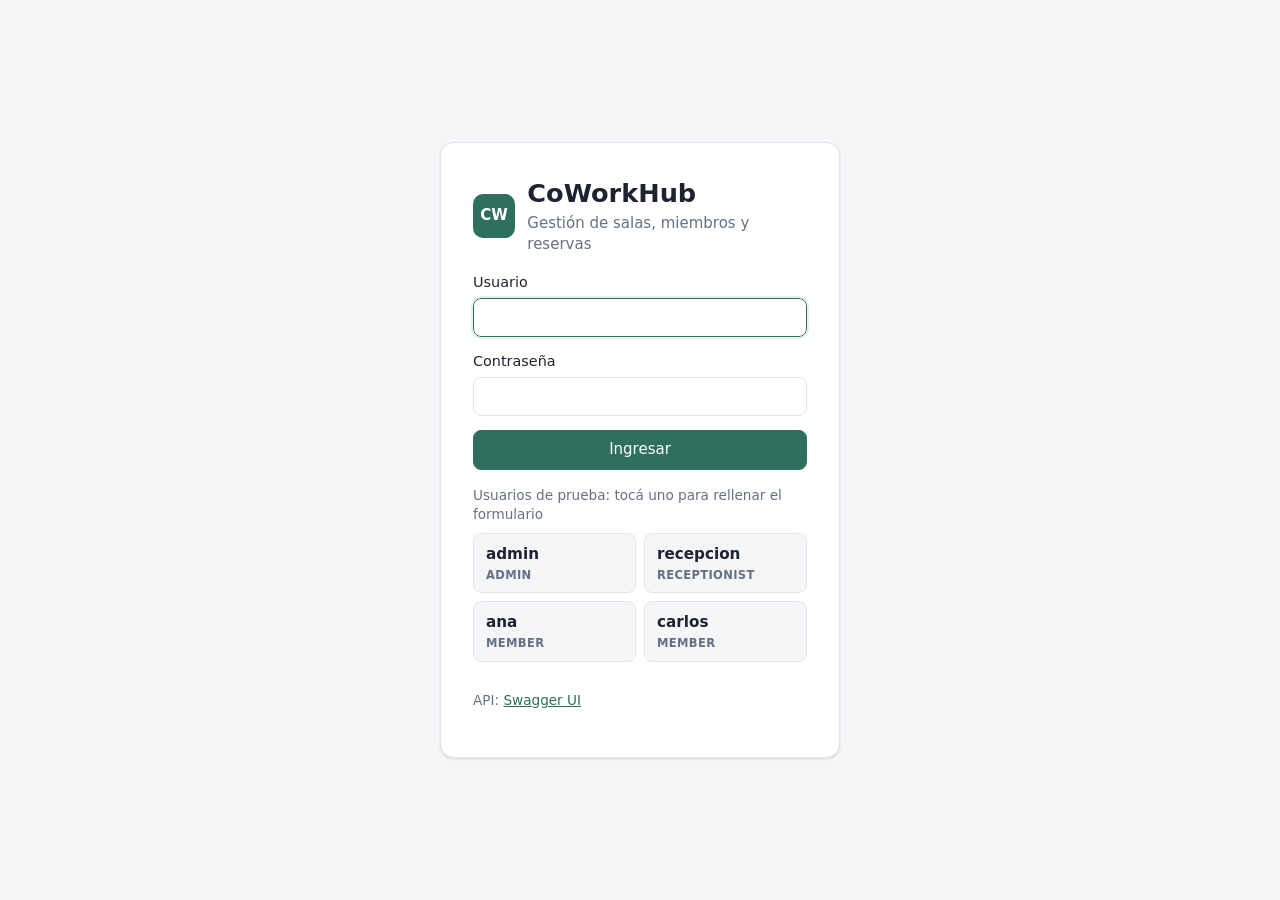
<file: src/main/resources/static/index.html>
<!doctype html>
<html lang="es">
<head>
  <meta charset="utf-8">
  <meta name="viewport" content="width=device-width, initial-scale=1">
  <title>CoWorkHub · Iniciar sesión</title>
  <link rel="stylesheet" href="css/styles.css">
</head>
<body class="login-page">
  <main class="login-card">
    <div class="brand">
      <span class="brand-mark">CW</span>
      <div>
        <h1>CoWorkHub</h1>
        <p class="muted">Gestión de salas, miembros y reservas</p>
      </div>
    </div>

    <div id="alerta" class="alert" hidden></div>

    <form id="login-form" novalidate>
      <label>Usuario
        <input name="usuario" autocomplete="username" required autofocus>
      </label>
      <label>Contraseña
        <input name="password" type="password" autocomplete="current-password" required>
      </label>
      <button class="btn primary block" type="submit">Ingresar</button>
    </form>

    <div class="demo">
      <p class="muted small">Usuarios de prueba: tocá uno para rellenar el formulario</p>
      <div class="demo-users">
        <button type="button" class="demo-user" data-user="admin" data-pass="Admin123*">
          <strong>admin</strong><span>ADMIN</span>
        </button>
        <button type="button" class="demo-user" data-user="recepcion" data-pass="Recep123*">
          <strong>recepcion</strong><span>RECEPTIONIST</span>
        </button>
        <button type="button" class="demo-user" data-user="ana" data-pass="Ana123*">
          <strong>ana</strong><span>MEMBER</span>
        </button>
        <button type="button" class="demo-user" data-user="carlos" data-pass="Carlos123*">
          <strong>carlos</strong><span>MEMBER</span>
        </button>
      </div>
    </div>

    <p class="muted small">API: <a href="/doc/swagger-ui.html" target="_blank">Swagger UI</a></p>
  </main>

  <script src="js/api.js"></script>
  <script src="js/login.js"></script>
</body>
</html>
</file>
<file: src/main/resources/static/css/styles.css>
/* CoWorkHub — estilos del frontend (sin frameworks) */
:root {
  --bg: #f5f6f8;
  --surface: #ffffff;
  --border: #e2e5ea;
  --text: #1d2330;
  --muted: #667085;
  --primary: #2f6f5e;
  --primary-ink: #ffffff;
  --primary-soft: #e3f0ec;
  --danger: #b42318;
  --danger-soft: #fdecea;
  --warn: #9a6700;
  --warn-soft: #fff4d6;
  --info-soft: #e8f0fe;
  --radius: 10px;
  --shadow: 0 1px 2px rgba(16, 24, 40, .06), 0 1px 3px rgba(16, 24, 40, .08);
  font-family: system-ui, -apple-system, "Segoe UI", Roboto, sans-serif;
  color-scheme: light;
}
@media (prefers-color-scheme: dark) {
  :root {
    --bg: #12151b; --surface: #1b1f27; --border: #2c323d; --text: #e7e9ee; --muted: #9aa3b2;
    --primary: #4fae93; --primary-ink: #0d1512; --primary-soft: #1d3a32;
    --danger: #f07167; --danger-soft: #3a1f1d; --warn: #e3b341; --warn-soft: #3a3020; --info-soft: #1e2a40;
    color-scheme: dark;
  }
}

* { box-sizing: border-box; }
body { margin: 0; background: var(--bg); color: var(--text); font-size: 15px; line-height: 1.45; }
h1 { font-size: 1.6rem; margin: 0 0 .25rem; }
h2 { font-size: 1.1rem; margin: 0; }
h3 { font-size: 1rem; margin: 1.25rem 0 .5rem; }
a { color: var(--primary); }
code { font-size: .9em; background: var(--bg); padding: 1px 5px; border-radius: 4px; }
.muted { color: var(--muted); }
.small { font-size: .85rem; }

/* Botones */
.btn {
  border: 1px solid var(--border); background: var(--surface); color: var(--text);
  padding: .5rem .9rem; border-radius: 8px; font: inherit; cursor: pointer; text-decoration: none;
  display: inline-flex; align-items: center; gap: .35rem; white-space: nowrap;
}
.btn:hover { border-color: var(--primary); }
.btn:disabled { opacity: .6; cursor: wait; }
.btn.primary { background: var(--primary); border-color: var(--primary); color: var(--primary-ink); }
.btn.ghost { background: transparent; border-color: transparent; }
.btn.danger { color: var(--danger); }
.btn.danger:hover { border-color: var(--danger); background: var(--danger-soft); }
.btn.warn { color: var(--warn); }
.btn.small { padding: .25rem .55rem; font-size: .85rem; }
.btn.block { width: 100%; justify-content: center; }

/* Login */
.login-page { min-height: 100vh; display: grid; place-items: center; padding: 16px; }
.login-card {
  width: 100%; max-width: 400px; background: var(--surface); border: 1px solid var(--border);
  border-radius: 14px; padding: 2rem; box-shadow: var(--shadow); display: grid; gap: 1rem;
}
.login-card form { display: grid; gap: .9rem; }
.brand { display: flex; align-items: center; gap: .75rem; color: inherit; text-decoration: none; }
.brand h1 { margin: 0; }
.brand p { margin: 0; }
.brand-mark {
  display: grid; place-items: center; width: 44px; height: 44px; border-radius: 10px;
  background: var(--primary); color: var(--primary-ink); font-weight: 700;
}
.brand.small .brand-mark { width: 32px; height: 32px; font-size: .8rem; border-radius: 8px; }
.demo p { margin: 0 0 .5rem; }
.demo-users { display: grid; grid-template-columns: 1fr 1fr; gap: .5rem; }
.demo-user {
  display: grid; gap: 2px; text-align: left; cursor: pointer; font: inherit;
  padding: .55rem .75rem; border: 1px solid var(--border); border-radius: 8px;
  background: var(--bg); color: var(--text); transition: border-color .15s, background .15s;
}
.demo-user strong { font-size: .95rem; }
.demo-user span { font-size: .72rem; font-weight: 600; color: var(--muted); letter-spacing: .03em; }
.demo-user:hover { border-color: var(--primary); }
.demo-user.selected { border-color: var(--primary); background: var(--primary-soft); }
.demo-user.selected span { color: var(--primary); }

/* Formularios */
label, .field { display: grid; gap: .3rem; font-size: .9rem; font-weight: 500; }
input, select, textarea {
  font: inherit; padding: .5rem .6rem; border: 1px solid var(--border); border-radius: 8px;
  background: var(--surface); color: var(--text); min-width: 0;
}
input:focus, select:focus { outline: 2px solid var(--primary-soft); border-color: var(--primary); }
.checks { display: flex; flex-wrap: wrap; gap: .4rem 1rem; border: 0; padding: 0; margin: 0; }
.checks legend { font-size: .9rem; font-weight: 500; margin-bottom: .3rem; padding: 0; }
.check { display: inline-flex; align-items: center; gap: .35rem; font-weight: 400; }
.grid-form { display: grid; grid-template-columns: repeat(auto-fill, minmax(220px, 1fr)); gap: .9rem; }
.grid-form .field:has(.checks) { grid-column: 1 / -1; }

/* Layout */
.topbar {
  position: sticky; top: 0; z-index: 10; display: flex; align-items: center; gap: 1.5rem;
  padding: .6rem 1.5rem; background: var(--surface); border-bottom: 1px solid var(--border);
}
.nav { display: flex; gap: .25rem; flex: 1; }
.nav a { padding: .45rem .8rem; border-radius: 8px; text-decoration: none; color: var(--muted); font-weight: 500; }
.nav a:hover { color: var(--text); background: var(--bg); }
.nav a.active { color: var(--primary); background: var(--primary-soft); }
.user-box { display: flex; align-items: center; gap: .5rem; font-size: .9rem; }
.role { font-size: .7rem; font-weight: 600; padding: 2px 6px; border-radius: 4px; background: var(--primary-soft); color: var(--primary); }
.menu-toggle { display: none; background: none; border: 0; font-size: 1.4rem; color: var(--text); cursor: pointer; }
.container { max-width: 1200px; margin: 0 auto; padding: 1.5rem; display: grid; gap: 1.25rem; align-content: start; }

.panel { background: var(--surface); border: 1px solid var(--border); border-radius: var(--radius); padding: 1.25rem; box-shadow: var(--shadow); display: grid; gap: 1rem; }
.panel-head { display: flex; justify-content: space-between; align-items: center; gap: 1rem; flex-wrap: wrap; }
.filters { display: flex; gap: .75rem; align-items: end; flex-wrap: wrap; background: var(--surface); border: 1px solid var(--border); border-radius: var(--radius); padding: 1rem; }
.tabs { display: flex; gap: .25rem; flex-wrap: wrap; border-bottom: 1px solid var(--border); }
.tabs a { padding: .55rem .9rem; text-decoration: none; color: var(--muted); border-bottom: 2px solid transparent; margin-bottom: -1px; }
.tabs a.active { color: var(--primary); border-bottom-color: var(--primary); font-weight: 600; }

.cards { display: grid; grid-template-columns: repeat(auto-fit, minmax(200px, 1fr)); gap: 1rem; }
.card { background: var(--surface); border: 1px solid var(--border); border-radius: var(--radius); padding: 1rem 1.1rem; display: grid; gap: .2rem; box-shadow: var(--shadow); color: inherit; text-decoration: none; }
.card.link:hover { border-color: var(--primary); }
.card-title { color: var(--muted); font-size: .85rem; }
.card-value { font-size: 1.6rem; }

/* Tablas */
.table-wrap { overflow-x: auto; }
table.data { width: 100%; border-collapse: collapse; font-size: .92rem; }
table.data th { text-align: left; font-weight: 600; color: var(--muted); font-size: .8rem; text-transform: uppercase; letter-spacing: .03em; padding: .5rem .6rem; border-bottom: 1px solid var(--border); }
table.data td { padding: .6rem; border-bottom: 1px solid var(--border); vertical-align: top; }
table.data tr:last-child td { border-bottom: 0; }
.actions { display: flex; gap: .35rem; flex-wrap: wrap; justify-content: flex-end; }
.empty { color: var(--muted); text-align: center; padding: 1.5rem; margin: 0; }
table.kv { width: 100%; border-collapse: collapse; }
table.kv th { text-align: left; font-weight: 500; color: var(--muted); padding: .4rem 0; }
table.kv td { text-align: right; padding: .4rem 0; }
table.kv tr { border-bottom: 1px solid var(--border); }
table.kv tr.total th, table.kv tr.total td { color: var(--text); font-weight: 700; }

.badge { display: inline-block; font-size: .75rem; font-weight: 600; padding: 2px 8px; border-radius: 999px; background: var(--bg); color: var(--muted); }
.badge.pending { background: var(--warn-soft); color: var(--warn); }
.badge.confirmed, .badge.active { background: var(--primary-soft); color: var(--primary); }
.badge.cancelled, .badge.suspended { background: var(--danger-soft); color: var(--danger); }
.badge.completed { background: var(--info-soft); color: var(--text); }

.meter { height: 12px; border-radius: 999px; background: var(--bg); overflow: hidden; border: 1px solid var(--border); }
.meter-bar { height: 100%; background: var(--primary); }

/* Alertas, modal y toasts */
.alert { padding: .7rem .9rem; border-radius: 8px; font-size: .9rem; }
.alert.error { background: var(--danger-soft); color: var(--danger); }
.alert.info { background: var(--info-soft); }
dialog { border: 1px solid var(--border); border-radius: 14px; padding: 0; width: min(720px, calc(100vw - 32px)); background: var(--surface); color: var(--text); box-shadow: 0 20px 50px rgba(0,0,0,.25); }
dialog::backdrop { background: rgba(15, 20, 30, .45); }
dialog form { display: grid; gap: 1rem; padding: 1.25rem; max-height: 85vh; overflow: auto; }
.modal-head, .modal-foot { display: flex; justify-content: space-between; align-items: center; gap: .5rem; }
.modal-foot { justify-content: flex-end; }
.toasts { position: fixed; right: 16px; bottom: 16px; display: grid; gap: .5rem; z-index: 100; max-width: min(420px, calc(100vw - 32px)); }
.toast { padding: .75rem 1rem; border-radius: 10px; background: var(--text); color: var(--bg); box-shadow: var(--shadow); font-size: .9rem; }
.toast.error { background: var(--danger); color: #fff; }

/* Móvil */
@media (max-width: 820px) {
  .topbar { flex-wrap: wrap; gap: .5rem; padding: .6rem 16px; }
  .menu-toggle { display: block; margin-left: auto; }
  .nav { display: none; order: 3; flex-basis: 100%; flex-direction: column; }
  .nav.open { display: flex; }
  .user-box { order: 2; }
  .container { padding: 1rem 16px; }
  table.data thead { display: none; }
  table.data tr { display: block; border-bottom: 1px solid var(--border); padding: .4rem 0; }
  table.data td { display: flex; justify-content: space-between; gap: 1rem; border: 0; padding: .3rem 0; text-align: right; }
  table.data td::before { content: attr(data-label); color: var(--muted); font-size: .8rem; text-align: left; }
  .actions { justify-content: flex-end; }
}
</file>
